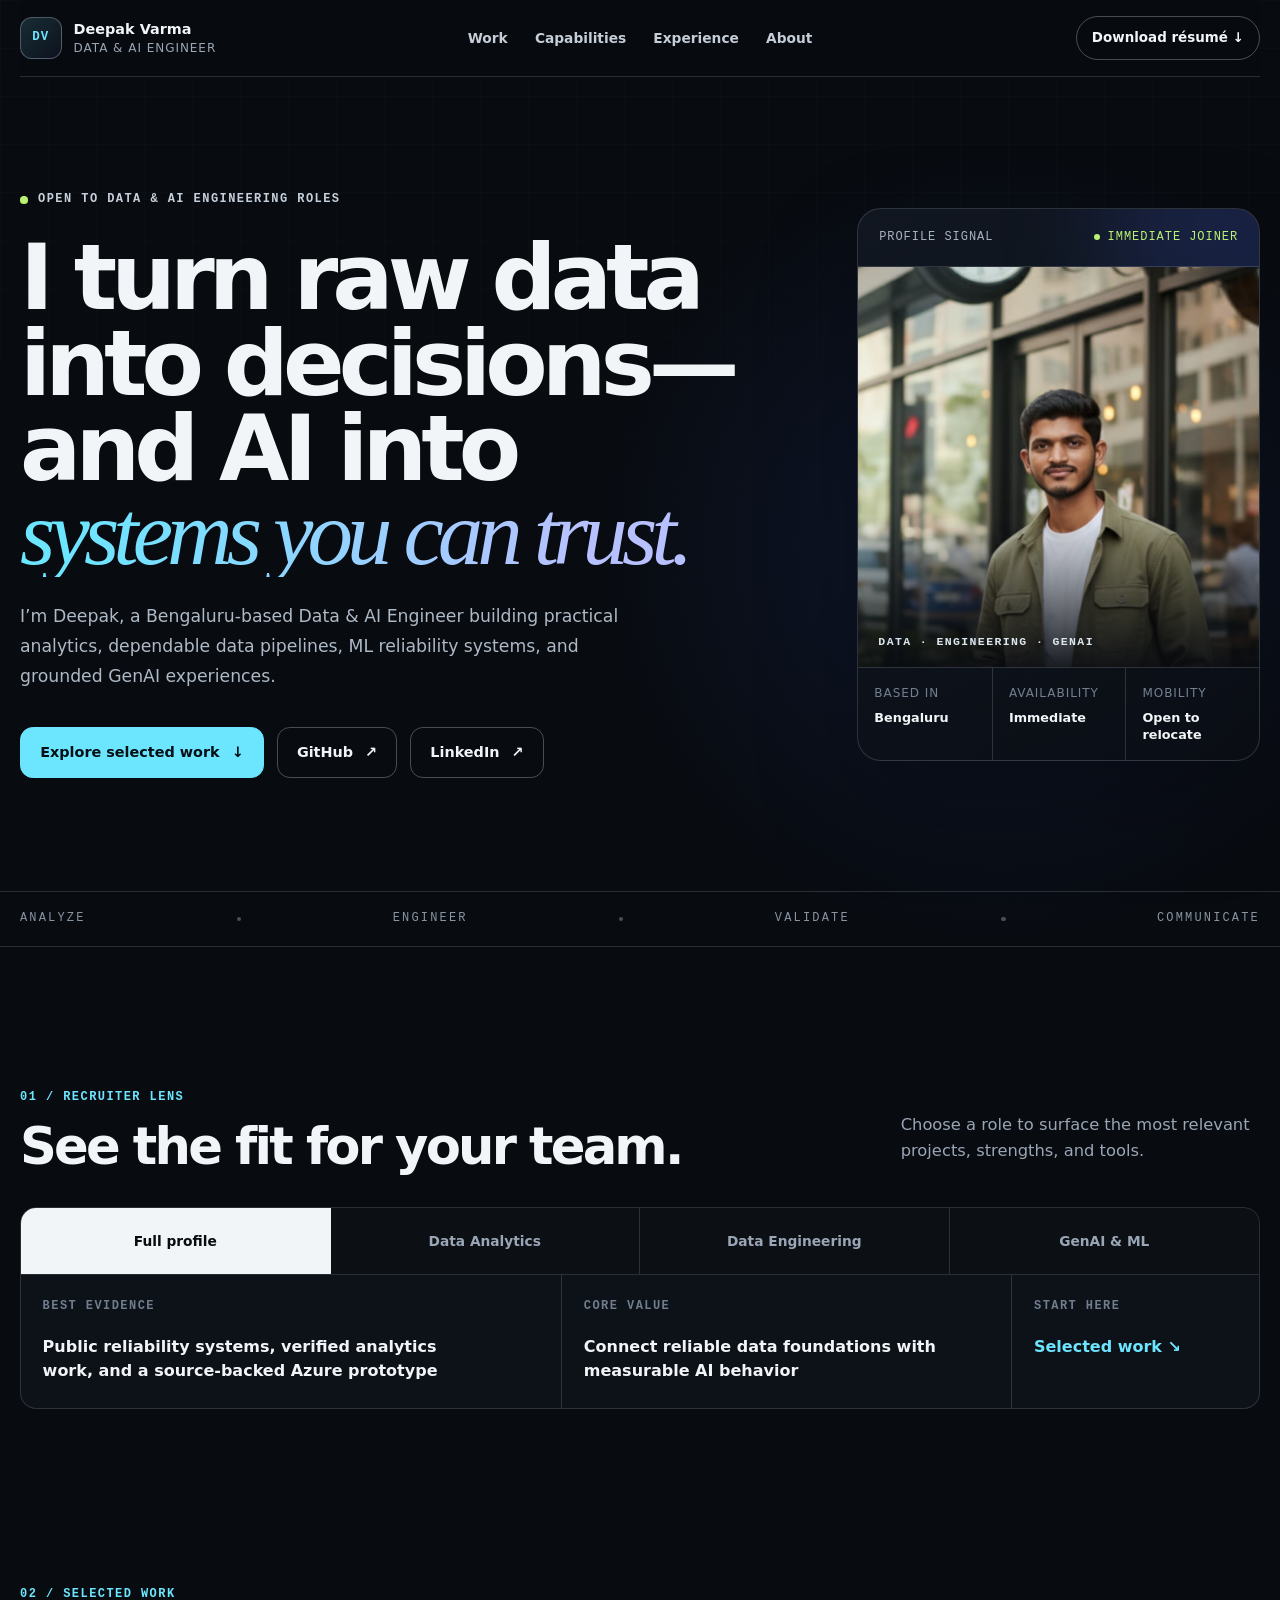
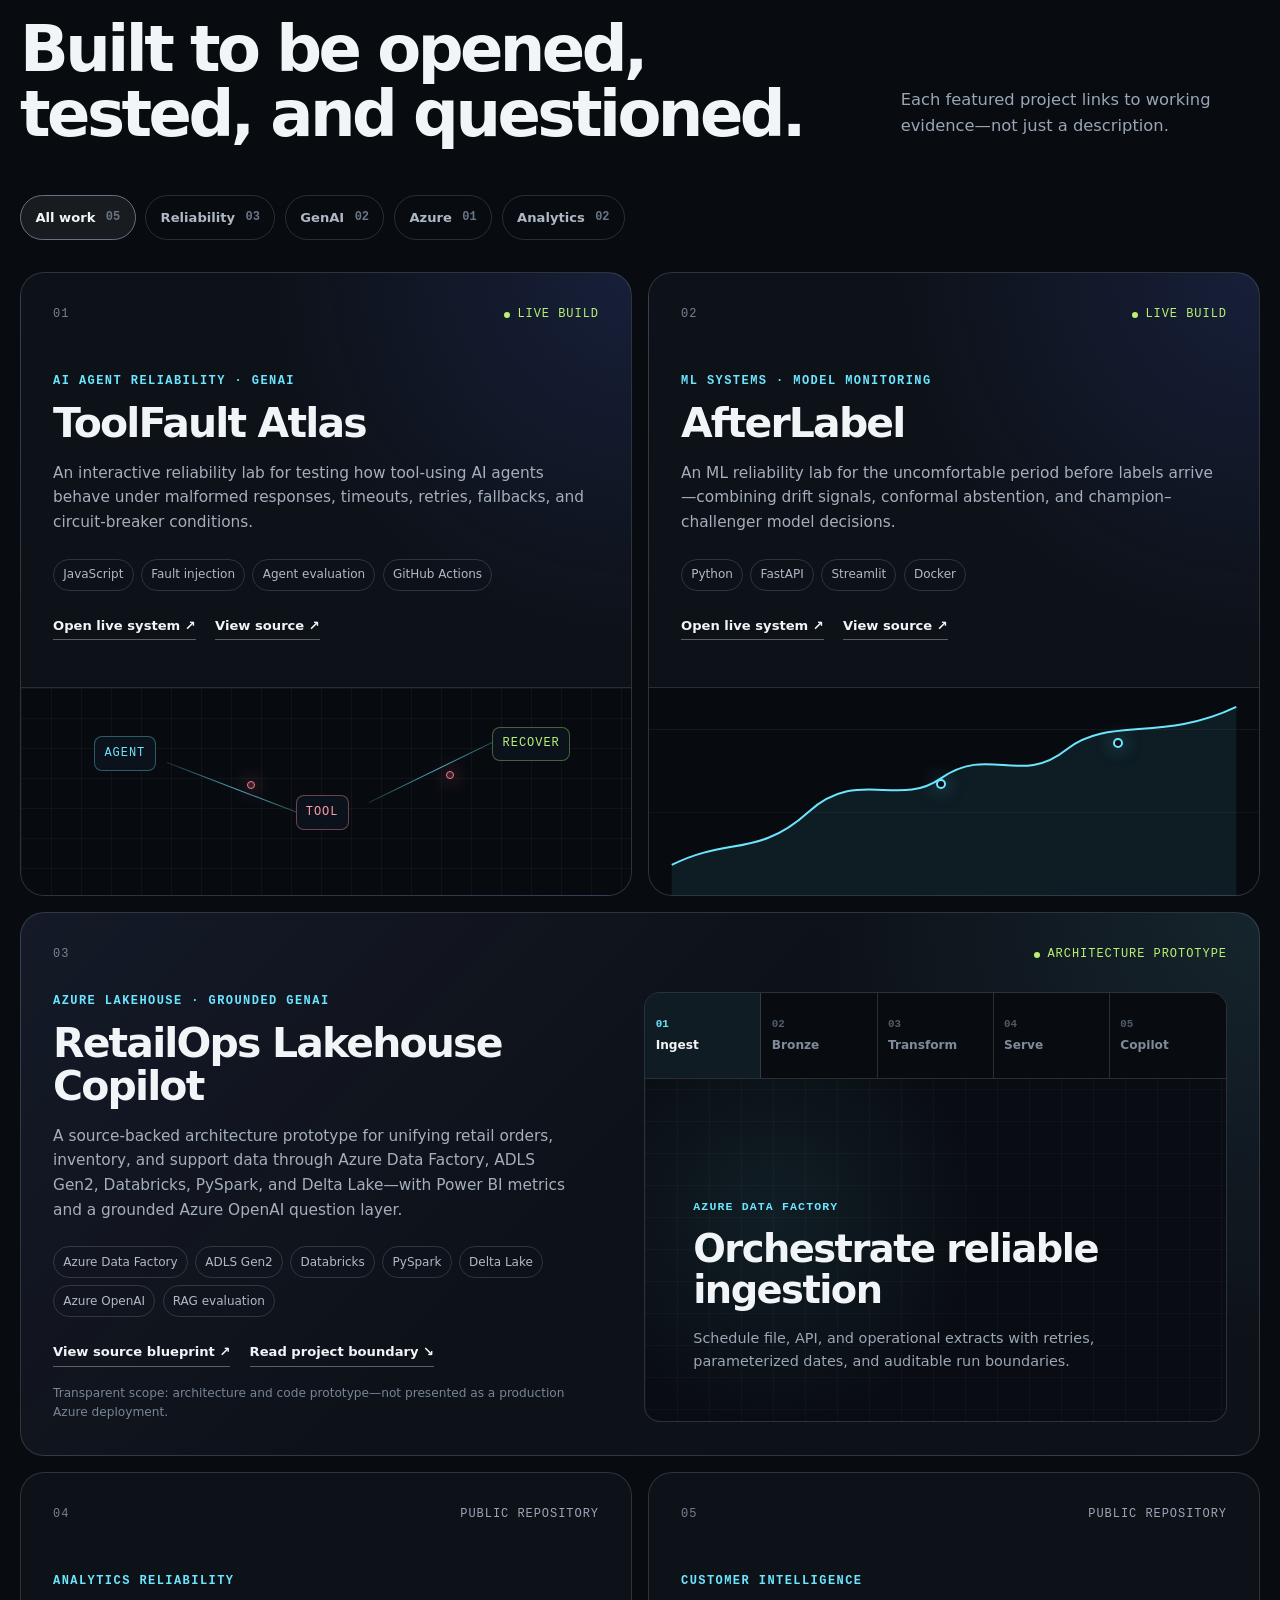
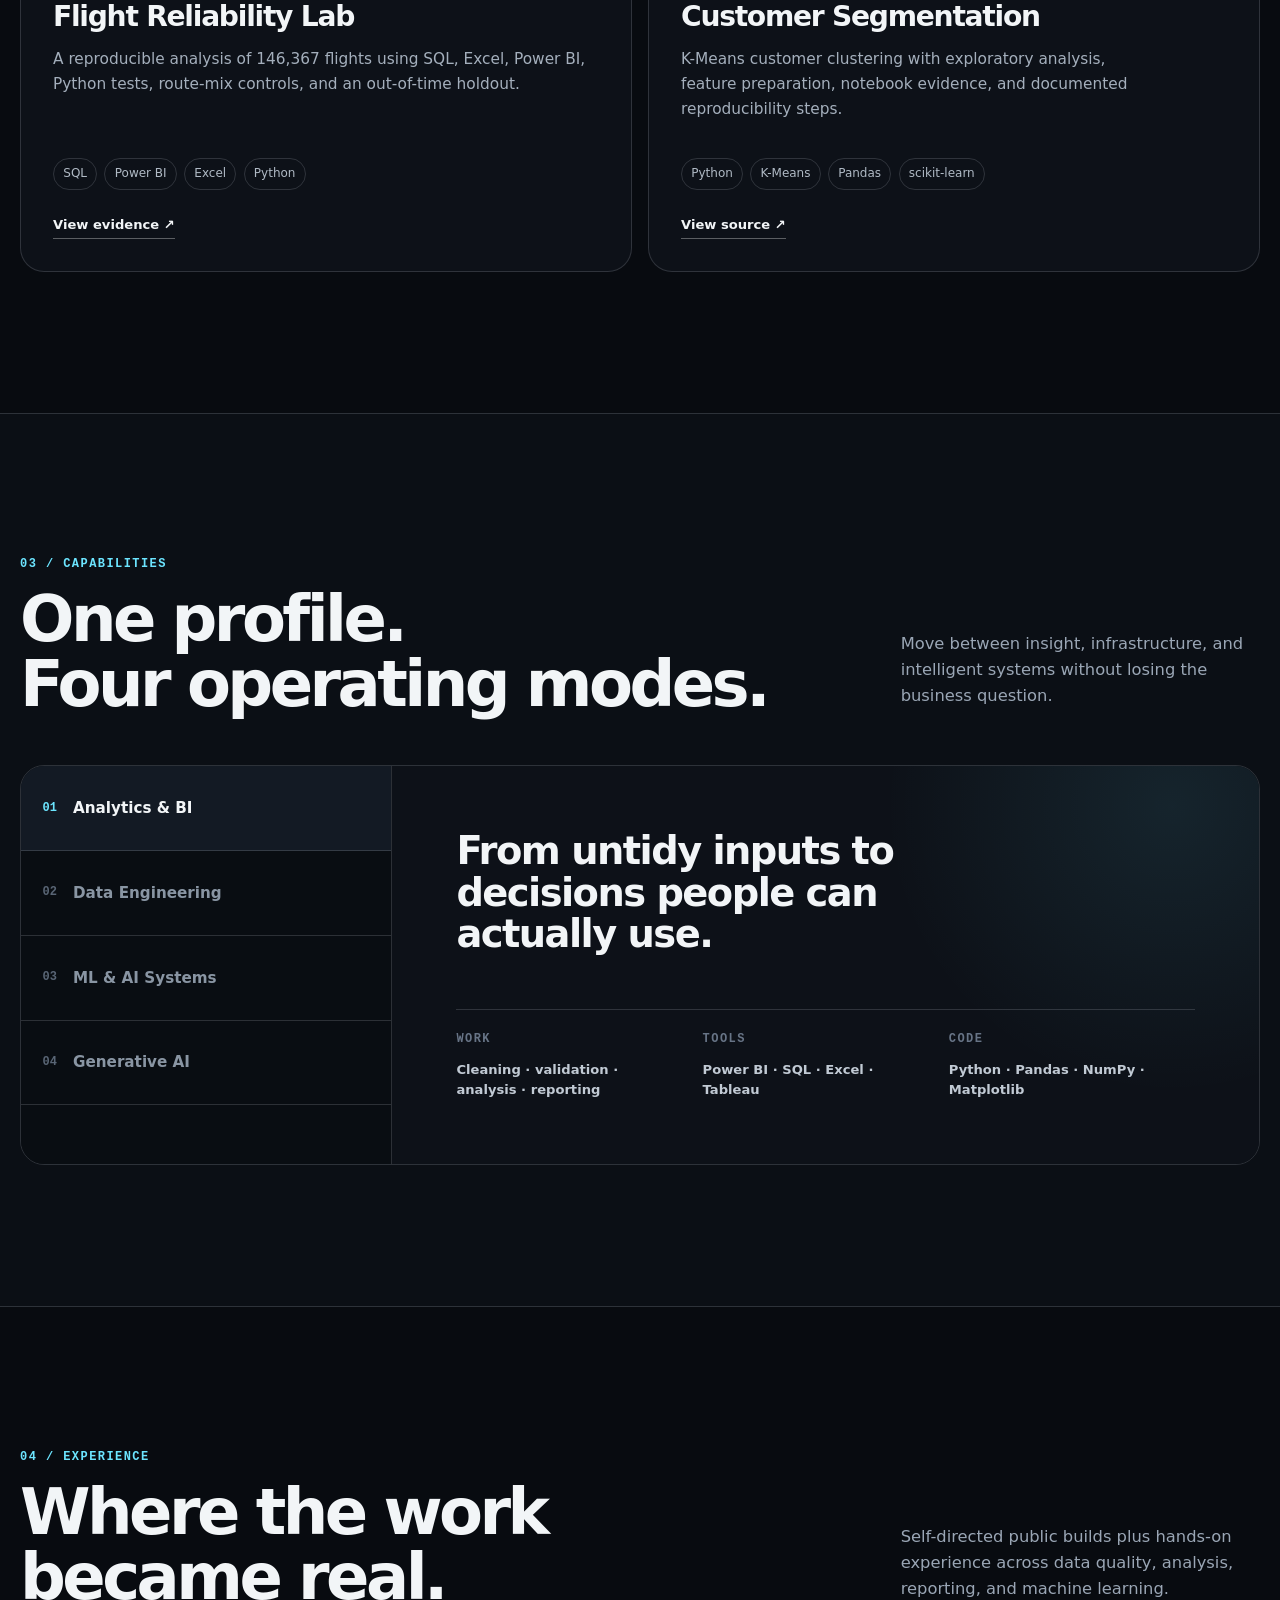
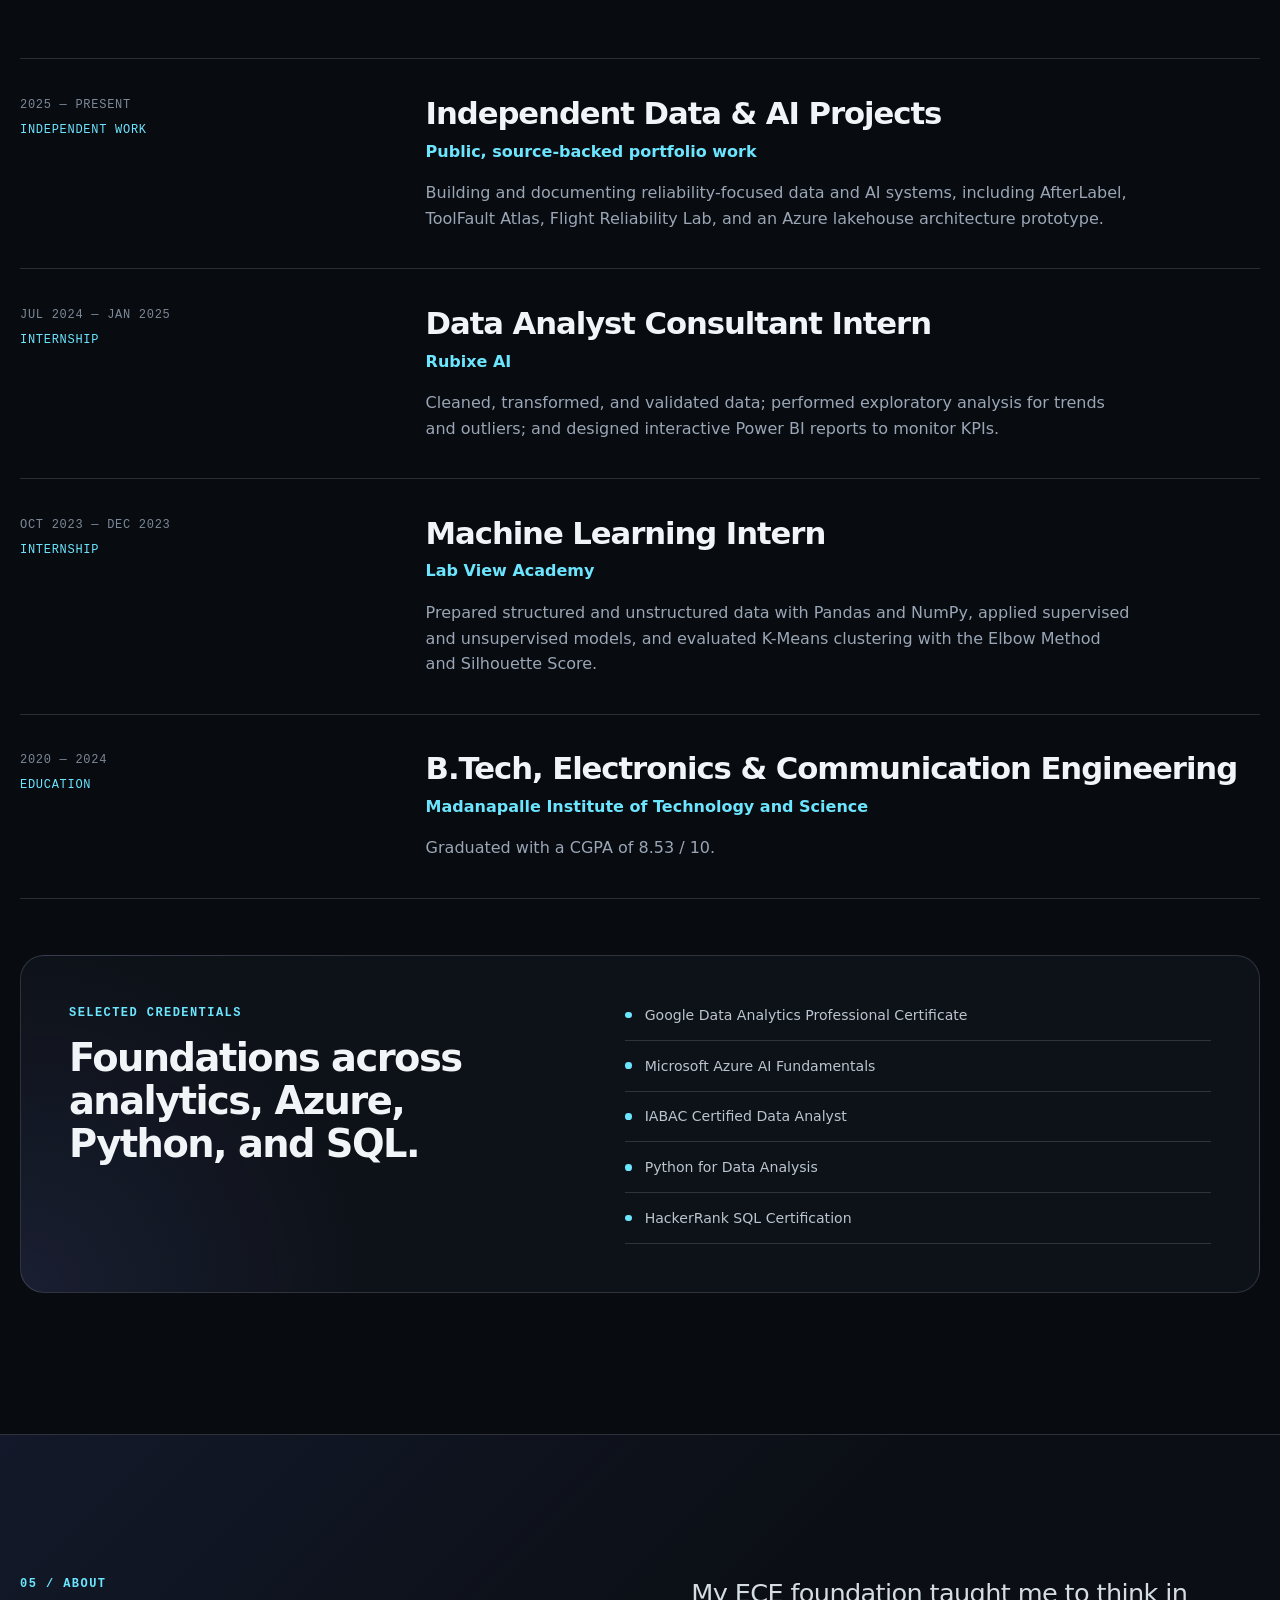
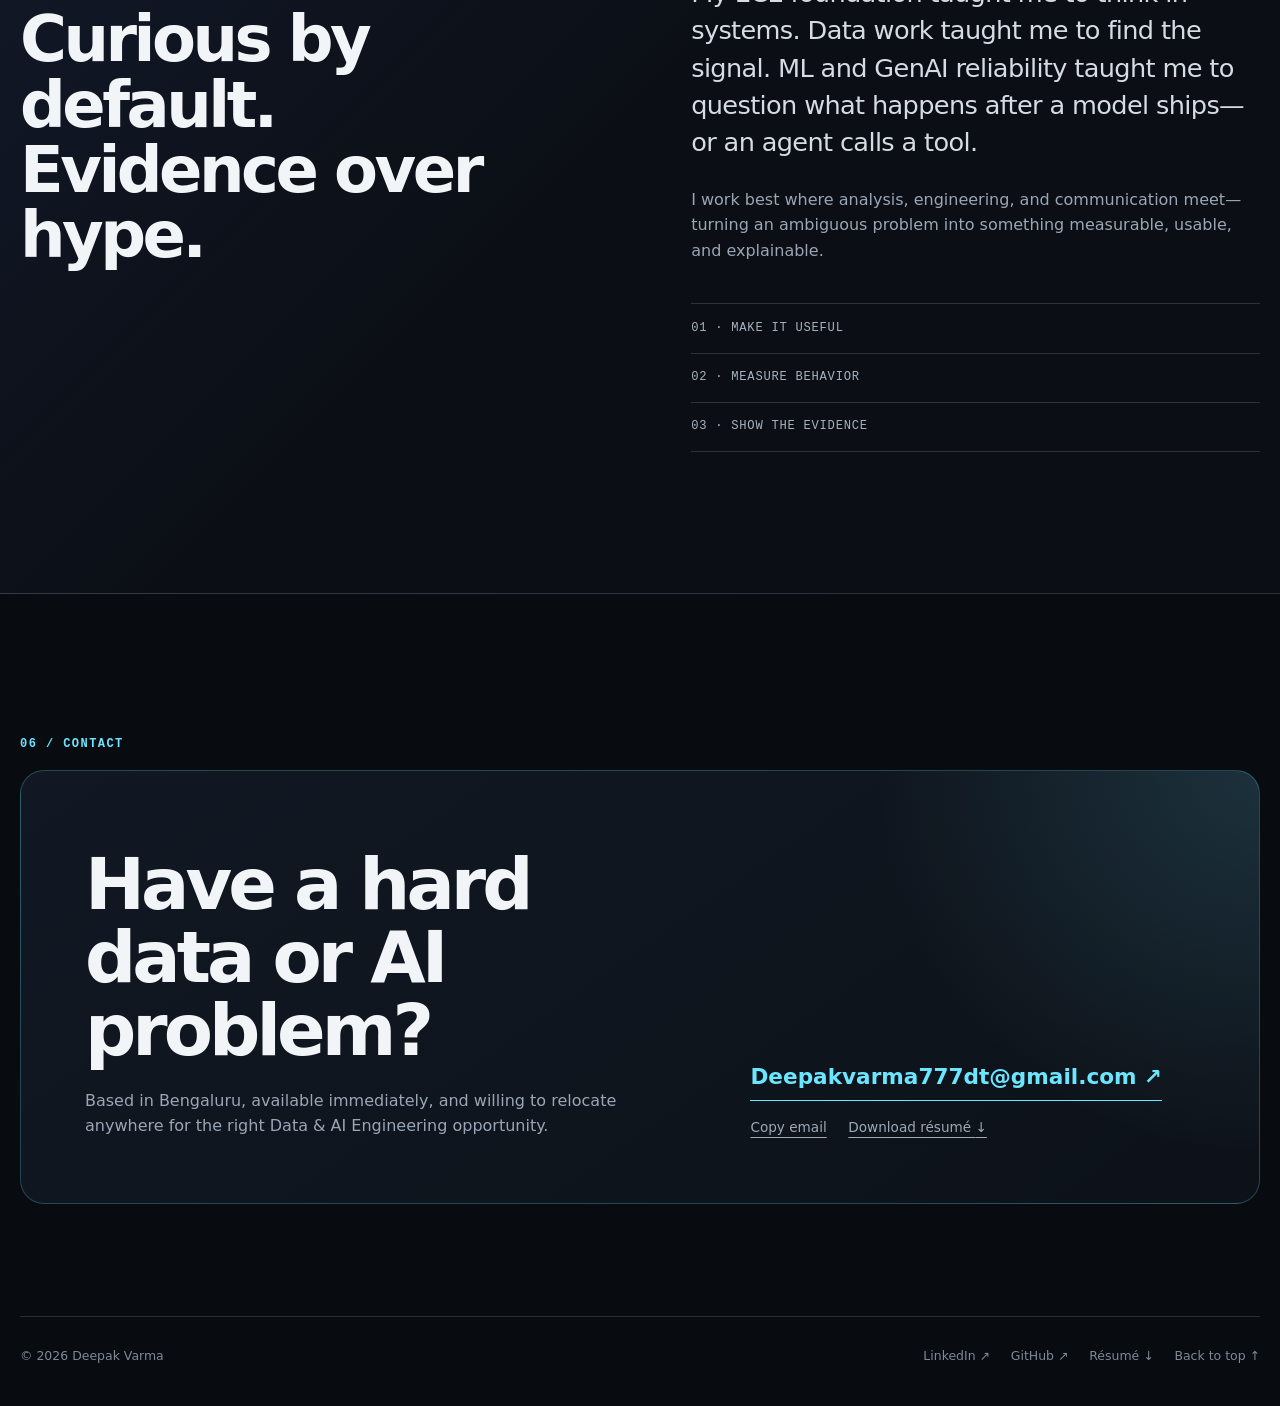
<file: index.html>
<!doctype html>
<html lang="en">
  <head>
    <meta charset="UTF-8" />
    <meta name="viewport" content="width=device-width, initial-scale=1.0" />
    <meta name="theme-color" content="#080b10" />
    <meta
      name="description"
      content="Deepak Varma is a Data & AI Engineer in Bengaluru building reliable data products, ML systems, GenAI evaluation tools, and Azure architecture prototypes."
    />
    <meta property="og:title" content="Deepak Varma — Data & AI Engineer" />
    <meta
      property="og:description"
      content="Reliable data systems. Practical AI. Explore public builds, verified analytics work, and an Azure lakehouse architecture prototype."
    />
    <meta property="og:type" content="website" />
    <meta property="og:url" content="https://deepak5039.github.io/my-portfolio/" />
    <meta property="og:image" content="https://deepak5039.github.io/my-portfolio/assets/og-card.jpg" />
    <meta property="og:image:width" content="1200" />
    <meta property="og:image:height" content="630" />
    <meta property="og:image:alt" content="Deepak Varma — Data & AI Engineer" />
    <meta name="twitter:card" content="summary_large_image" />
    <meta name="twitter:title" content="Deepak Varma — Data & AI Engineer" />
    <meta name="twitter:description" content="Reliable data systems. Practical AI." />
    <meta name="twitter:image" content="https://deepak5039.github.io/my-portfolio/assets/og-card.jpg" />
    <link rel="canonical" href="https://deepak5039.github.io/my-portfolio/" />
    <title>Deepak Varma — Data & AI Engineer</title>
    <link
      rel="icon"
      type="image/svg+xml"
      href="data:image/svg+xml,%3Csvg xmlns='http://www.w3.org/2000/svg' viewBox='0 0 64 64'%3E%3Crect width='64' height='64' rx='14' fill='%23080b10'/%3E%3Cpath d='M15 17h15c12 0 20 5 20 15S42 47 30 47H15V17Zm10 9v12h5c6 0 10-2 10-6s-4-6-10-6h-5Z' fill='%236ce5ff'/%3E%3C/svg%3E"
    />
    <link rel="stylesheet" href="./styles.css" />
    <script src="./app.js" defer></script>
    <script type="application/ld+json">
      {
        "@context": "https://schema.org",
        "@type": "Person",
        "name": "Deepak Varma",
        "jobTitle": "Data & AI Engineer",
        "url": "https://deepak5039.github.io/my-portfolio/",
        "image": "https://deepak5039.github.io/my-portfolio/assets/deepak-varma.jpg",
        "email": "mailto:Deepakvarma777dt@gmail.com",
        "address": {
          "@type": "PostalAddress",
          "addressLocality": "Bengaluru",
          "addressCountry": "IN"
        },
        "sameAs": [
          "https://github.com/Deepak5039",
          "https://www.linkedin.com/in/cdeepakvarma/"
        ]
      }
    </script>
  </head>
  <body>
    <a class="skip-link" href="#main">Skip to content</a>

    <div class="page-progress" aria-hidden="true"><span id="page-progress-bar"></span></div>

    <header class="site-header" id="top">
      <a class="brand" href="#top" aria-label="Deepak Varma, back to top">
        <span class="brand-mark" aria-hidden="true">DV</span>
        <span class="brand-copy">
          <strong>Deepak Varma</strong>
          <small>Data &amp; AI Engineer</small>
        </span>
      </a>

      <nav class="desktop-nav" aria-label="Primary navigation">
        <a href="#work">Work</a>
        <a href="#capabilities">Capabilities</a>
        <a href="#experience">Experience</a>
        <a href="#about">About</a>
      </nav>

      <a class="header-cta" href="./Deepak-Varma-Resume.pdf" download><span class="header-cta-long">Download </span>résumé <span aria-hidden="true">↓</span></a>
    </header>

    <main id="main">
      <section class="hero" aria-labelledby="hero-title">
        <div class="hero-copy">
          <p class="eyebrow"><span class="availability-dot" aria-hidden="true"></span> Open to Data &amp; AI Engineering roles</p>
          <h1 id="hero-title">I turn raw data into decisions—and AI into <em>systems you can trust.</em></h1>
          <p class="hero-summary">
            I’m Deepak, a Bengaluru-based Data &amp; AI Engineer building practical analytics,
            dependable data pipelines, ML reliability systems, and grounded GenAI experiences.
          </p>
          <div class="hero-actions">
            <a class="button button-primary" href="#work">Explore selected work <span aria-hidden="true">↓</span></a>
            <a class="button button-secondary" href="https://github.com/Deepak5039" target="_blank" rel="noreferrer">GitHub <span aria-hidden="true">↗</span></a>
            <a class="button button-secondary" href="https://www.linkedin.com/in/cdeepakvarma/" target="_blank" rel="noreferrer">LinkedIn <span aria-hidden="true">↗</span></a>
          </div>
        </div>

        <aside class="signal-panel profile-panel" aria-label="Deepak Varma profile overview">
          <div class="signal-header">
            <span>Profile signal</span>
            <span class="live-label"><i aria-hidden="true"></i> Immediate joiner</span>
          </div>
          <div class="profile-portrait">
            <img src="./assets/deepak-varma.jpg" alt="Portrait of Deepak Varma" width="1000" height="984" fetchpriority="high" />
            <span class="portrait-caption">Data · Engineering · GenAI</span>
          </div>
          <dl class="signal-stats">
            <div>
              <dt>Based in</dt>
              <dd>Bengaluru</dd>
            </div>
            <div>
              <dt>Availability</dt>
              <dd>Immediate</dd>
            </div>
            <div>
              <dt>Mobility</dt>
              <dd>Open to relocate</dd>
            </div>
          </dl>
        </aside>
      </section>

      <section class="proof-strip" aria-label="Core strengths">
        <span>ANALYZE</span><i aria-hidden="true"></i>
        <span>ENGINEER</span><i aria-hidden="true"></i>
        <span>VALIDATE</span><i aria-hidden="true"></i>
        <span>COMMUNICATE</span>
      </section>

      <section class="lens-section section-shell reveal" aria-labelledby="lens-title">
        <div class="section-heading compact-heading">
          <div>
            <p class="section-index">01 / RECRUITER LENS</p>
            <h2 id="lens-title">See the fit for your team.</h2>
          </div>
          <p>Choose a role to surface the most relevant projects, strengths, and tools.</p>
        </div>

        <div class="lens-control" role="group" aria-label="Choose a recruiter lens">
          <button class="lens-button is-active" type="button" data-lens="all" aria-pressed="true">Full profile</button>
          <button class="lens-button" type="button" data-lens="analytics" aria-pressed="false">Data Analytics</button>
          <button class="lens-button" type="button" data-lens="engineering" aria-pressed="false">Data Engineering</button>
          <button class="lens-button" type="button" data-lens="genai" aria-pressed="false">GenAI &amp; ML</button>
        </div>

        <div class="lens-output" aria-live="polite">
          <div>
            <span class="output-label">Best evidence</span>
            <strong id="lens-evidence">Public reliability systems, verified analytics work, and a source-backed Azure prototype</strong>
          </div>
          <div>
            <span class="output-label">Core value</span>
            <strong id="lens-value">Connect reliable data foundations with measurable AI behavior</strong>
          </div>
          <div>
            <span class="output-label">Start here</span>
            <a id="lens-link" href="#work">Selected work <span aria-hidden="true">↘</span></a>
          </div>
        </div>
      </section>

      <section class="work-section section-shell" id="work" aria-labelledby="work-title">
        <div class="section-heading reveal">
          <div>
            <p class="section-index">02 / SELECTED WORK</p>
            <h2 id="work-title">Built to be opened,<br />tested, and questioned.</h2>
          </div>
          <p>Each featured project links to working evidence—not just a description.</p>
        </div>

        <div class="project-filters reveal" role="group" aria-label="Filter projects">
          <button type="button" class="filter-button is-active" data-filter="all" aria-pressed="true">All work <span>05</span></button>
          <button type="button" class="filter-button" data-filter="reliability" aria-pressed="false">Reliability <span>03</span></button>
          <button type="button" class="filter-button" data-filter="genai" aria-pressed="false">GenAI <span>02</span></button>
          <button type="button" class="filter-button" data-filter="azure" aria-pressed="false">Azure <span>01</span></button>
          <button type="button" class="filter-button" data-filter="analytics" aria-pressed="false">Analytics <span>02</span></button>
        </div>

        <div class="project-grid" id="project-grid">
          <article class="project-card project-featured reveal" data-categories="genai ml reliability engineering">
            <div class="project-topline">
              <span class="project-number">01</span>
              <span class="project-status"><i aria-hidden="true"></i> Live build</span>
            </div>
            <div class="project-copy">
              <p class="project-kicker">AI agent reliability · GenAI</p>
              <h3>ToolFault Atlas</h3>
              <p>
                An interactive reliability lab for testing how tool-using AI agents behave under
                malformed responses, timeouts, retries, fallbacks, and circuit-breaker conditions.
              </p>
            </div>
            <ul class="tag-list" aria-label="Technologies used">
              <li>JavaScript</li>
              <li>Fault injection</li>
              <li>Agent evaluation</li>
              <li>GitHub Actions</li>
            </ul>
            <div class="project-links">
              <a href="https://deepak5039.github.io/toolfault-atlas/" target="_blank" rel="noreferrer">Open live system <span aria-hidden="true">↗</span></a>
              <a href="https://github.com/Deepak5039/toolfault-atlas" target="_blank" rel="noreferrer">View source <span aria-hidden="true">↗</span></a>
            </div>
            <div class="project-graphic atlas-graphic" aria-hidden="true">
              <span class="atlas-node node-a">AGENT</span>
              <span class="atlas-path path-a"></span>
              <span class="atlas-node node-b">TOOL</span>
              <span class="atlas-path path-b"></span>
              <span class="atlas-node node-c">RECOVER</span>
              <span class="fault-pulse pulse-a"></span>
              <span class="fault-pulse pulse-b"></span>
            </div>
          </article>

          <article class="project-card project-featured reveal" data-categories="ml reliability engineering">
            <div class="project-topline">
              <span class="project-number">02</span>
              <span class="project-status"><i aria-hidden="true"></i> Live build</span>
            </div>
            <div class="project-copy">
              <p class="project-kicker">ML systems · Model monitoring</p>
              <h3>AfterLabel</h3>
              <p>
                An ML reliability lab for the uncomfortable period before labels arrive—combining
                drift signals, conformal abstention, and champion–challenger model decisions.
              </p>
            </div>
            <ul class="tag-list" aria-label="Technologies used">
              <li>Python</li>
              <li>FastAPI</li>
              <li>Streamlit</li>
              <li>Docker</li>
            </ul>
            <div class="project-links">
              <a href="https://afterlabel-ml-reliability.streamlit.app/" target="_blank" rel="noreferrer">Open live system <span aria-hidden="true">↗</span></a>
              <a href="https://github.com/Deepak5039/afterlabel" target="_blank" rel="noreferrer">View source <span aria-hidden="true">↗</span></a>
            </div>
            <div class="project-graphic chart-graphic" aria-hidden="true">
              <span class="chart-grid"></span>
              <svg viewBox="0 0 600 220" role="presentation">
                <path class="chart-area" d="M0,188 C60,158 92,180 145,132 C198,84 240,128 286,96 C338,60 370,105 420,65 C465,30 520,58 600,20 L600,220 L0,220 Z"></path>
                <path class="chart-line" d="M0,188 C60,158 92,180 145,132 C198,84 240,128 286,96 C338,60 370,105 420,65 C465,30 520,58 600,20"></path>
              </svg>
              <span class="chart-marker marker-a"></span>
              <span class="chart-marker marker-b"></span>
            </div>
          </article>

          <article class="project-card project-wide reveal" data-categories="azure genai engineering">
            <div class="project-topline">
              <span class="project-number">03</span>
              <span class="project-status prototype-status"><i aria-hidden="true"></i> Architecture prototype</span>
            </div>
            <div class="project-wide-grid">
              <div>
                <div class="project-copy">
                  <p class="project-kicker">Azure lakehouse · Grounded GenAI</p>
                  <h3>RetailOps Lakehouse Copilot</h3>
                  <p>
                    A source-backed architecture prototype for unifying retail orders, inventory, and support data through
                    Azure Data Factory, ADLS Gen2, Databricks, PySpark, and Delta Lake—with Power BI metrics and a grounded Azure OpenAI question layer.
                  </p>
                </div>
                <ul class="tag-list" aria-label="Technologies represented in the architecture prototype">
                  <li>Azure Data Factory</li>
                  <li>ADLS Gen2</li>
                  <li>Databricks</li>
                  <li>PySpark</li>
                  <li>Delta Lake</li>
                  <li>Azure OpenAI</li>
                  <li>RAG evaluation</li>
                </ul>
                <div class="project-links">
                  <a href="https://github.com/Deepak5039/my-portfolio/tree/gh-pages/projects/retailops-lakehouse-copilot" target="_blank" rel="noreferrer">View source blueprint <span aria-hidden="true">↗</span></a>
                  <a href="./projects/retailops-lakehouse-copilot/README.md">Read project boundary <span aria-hidden="true">↘</span></a>
                </div>
                <p class="prototype-note">Transparent scope: architecture and code prototype—not presented as a production Azure deployment.</p>
              </div>

              <div class="architecture-workbench">
                <div class="pipeline-stages" role="group" aria-label="Explore the RetailOps architecture stages">
                  <button class="stage-button is-active" type="button" data-stage="ingest" aria-pressed="true"><span>01</span> Ingest</button>
                  <button class="stage-button" type="button" data-stage="bronze" aria-pressed="false"><span>02</span> Bronze</button>
                  <button class="stage-button" type="button" data-stage="transform" aria-pressed="false"><span>03</span> Transform</button>
                  <button class="stage-button" type="button" data-stage="serve" aria-pressed="false"><span>04</span> Serve</button>
                  <button class="stage-button" type="button" data-stage="copilot" aria-pressed="false"><span>05</span> Copilot</button>
                </div>
                <div class="architecture-detail" aria-live="polite">
                  <span id="architecture-stage-label">Azure Data Factory</span>
                  <strong id="architecture-stage-title">Orchestrate reliable ingestion</strong>
                  <p id="architecture-stage-copy">Schedule file, API, and operational extracts with retries, parameterized dates, and auditable run boundaries.</p>
                </div>
              </div>
            </div>
          </article>

          <article class="project-card project-compact reveal" data-categories="analytics reliability engineering">
            <div class="project-topline"><span class="project-number">04</span><span class="project-type">Public repository</span></div>
            <div class="project-copy">
              <p class="project-kicker">Analytics reliability</p>
              <h3>Flight Reliability Lab</h3>
              <p>A reproducible analysis of 146,367 flights using SQL, Excel, Power BI, Python tests, route-mix controls, and an out-of-time holdout.</p>
            </div>
            <ul class="tag-list" aria-label="Technologies used"><li>SQL</li><li>Power BI</li><li>Excel</li><li>Python</li></ul>
            <div class="project-links compact-links">
              <a href="https://github.com/Deepak5039/flight-reliability-lab" target="_blank" rel="noreferrer">View evidence <span aria-hidden="true">↗</span></a>
            </div>
          </article>

          <article class="project-card project-compact reveal" data-categories="analytics ml">
            <div class="project-topline"><span class="project-number">05</span><span class="project-type">Public repository</span></div>
            <div class="project-copy">
              <p class="project-kicker">Customer intelligence</p>
              <h3>Customer Segmentation</h3>
              <p>K-Means customer clustering with exploratory analysis, feature preparation, notebook evidence, and documented reproducibility steps.</p>
            </div>
            <ul class="tag-list" aria-label="Technologies used"><li>Python</li><li>K-Means</li><li>Pandas</li><li>scikit-learn</li></ul>
            <div class="project-links compact-links">
              <a href="https://github.com/Deepak5039/Customer-Segmentation-using-K-Means-Clustering" target="_blank" rel="noreferrer">View source <span aria-hidden="true">↗</span></a>
            </div>
          </article>
        </div>

        <p class="filter-empty" id="filter-empty" hidden>No projects match this view yet.</p>
      </section>

      <section class="capabilities-section" id="capabilities" aria-labelledby="capabilities-title">
        <div class="section-shell">
          <div class="section-heading reveal">
            <div>
              <p class="section-index">03 / CAPABILITIES</p>
              <h2 id="capabilities-title">One profile.<br />Four operating modes.</h2>
            </div>
            <p>Move between insight, infrastructure, and intelligent systems without losing the business question.</p>
          </div>

          <div class="capability-tabs reveal">
            <div class="tab-list" role="tablist" aria-label="Capability areas">
              <button id="tab-analytics" class="tab-button is-active" type="button" role="tab" aria-selected="true" aria-controls="panel-analytics" data-tab="analytics">
                <span>01</span> Analytics &amp; BI
              </button>
              <button id="tab-engineering" class="tab-button" type="button" role="tab" aria-selected="false" aria-controls="panel-engineering" data-tab="engineering" tabindex="-1">
                <span>02</span> Data Engineering
              </button>
              <button id="tab-ml" class="tab-button" type="button" role="tab" aria-selected="false" aria-controls="panel-ml" data-tab="ml" tabindex="-1">
                <span>03</span> ML &amp; AI Systems
              </button>
              <button id="tab-genai" class="tab-button" type="button" role="tab" aria-selected="false" aria-controls="panel-genai" data-tab="genai" tabindex="-1">
                <span>04</span> Generative AI
              </button>
            </div>

            <div class="tab-panels">
              <article id="panel-analytics" class="tab-panel is-active" role="tabpanel" aria-labelledby="tab-analytics" tabindex="0">
                <p class="panel-lead">From untidy inputs to decisions people can actually use.</p>
                <div class="panel-grid">
                  <div><span>Work</span><strong>Cleaning · validation · analysis · reporting</strong></div>
                  <div><span>Tools</span><strong>Power BI · SQL · Excel · Tableau</strong></div>
                  <div><span>Code</span><strong>Python · Pandas · NumPy · Matplotlib</strong></div>
                </div>
              </article>
              <article id="panel-engineering" class="tab-panel" role="tabpanel" aria-labelledby="tab-engineering" tabindex="0" hidden>
                <p class="panel-lead">Pipelines designed for repeatability, traceability, and scale.</p>
                <div class="panel-grid">
                  <div><span>Platform</span><strong>Microsoft Azure · ADLS Gen2 · Azure SQL</strong></div>
                  <div><span>Processing</span><strong>Databricks · PySpark · Apache Spark</strong></div>
                  <div><span>Orchestration</span><strong>Data Factory · Synapse · Delta Lake</strong></div>
                </div>
              </article>
              <article id="panel-ml" class="tab-panel" role="tabpanel" aria-labelledby="tab-ml" tabindex="0" hidden>
                <p class="panel-lead">Models are useful only when their behavior stays visible.</p>
                <div class="panel-grid">
                  <div><span>Build</span><strong>Python · scikit-learn · Flask · FastAPI</strong></div>
                  <div><span>Reliability</span><strong>Drift · abstention · model monitoring</strong></div>
                  <div><span>Delivery</span><strong>Docker · GitHub Actions · Streamlit</strong></div>
                </div>
              </article>
              <article id="panel-genai" class="tab-panel" role="tabpanel" aria-labelledby="tab-genai" tabindex="0" hidden>
                <p class="panel-lead">Ground the answer, test the failure mode, and keep the evidence visible.</p>
                <div class="panel-grid">
                  <div><span>Patterns</span><strong>RAG · prompt design · structured outputs · tool calling</strong></div>
                  <div><span>Evaluation</span><strong>Groundedness · schema validation · deterministic replay · fault injection</strong></div>
                  <div><span>Reliability</span><strong>Retries · fallbacks · circuit breakers · observability</strong></div>
                </div>
              </article>
            </div>
          </div>
        </div>
      </section>

      <section class="experience-section section-shell" id="experience" aria-labelledby="experience-title">
        <div class="section-heading reveal">
          <div>
            <p class="section-index">04 / EXPERIENCE</p>
            <h2 id="experience-title">Where the work<br />became real.</h2>
          </div>
          <p>Self-directed public builds plus hands-on experience across data quality, analysis, reporting, and machine learning.</p>
        </div>

        <div class="timeline">
          <article class="timeline-item reveal">
            <div class="timeline-meta"><span>2025 — Present</span><span>Independent work</span></div>
            <div class="timeline-main">
              <h3>Independent Data &amp; AI Projects</h3>
              <p class="timeline-company">Public, source-backed portfolio work</p>
              <p>Building and documenting reliability-focused data and AI systems, including AfterLabel, ToolFault Atlas, Flight Reliability Lab, and an Azure lakehouse architecture prototype.</p>
            </div>
          </article>
          <article class="timeline-item reveal">
            <div class="timeline-meta"><span>Jul 2024 — Jan 2025</span><span>Internship</span></div>
            <div class="timeline-main">
              <h3>Data Analyst Consultant Intern</h3>
              <p class="timeline-company">Rubixe AI</p>
              <p>Cleaned, transformed, and validated data; performed exploratory analysis for trends and outliers; and designed interactive Power BI reports to monitor KPIs.</p>
            </div>
          </article>
          <article class="timeline-item reveal">
            <div class="timeline-meta"><span>Oct 2023 — Dec 2023</span><span>Internship</span></div>
            <div class="timeline-main">
              <h3>Machine Learning Intern</h3>
              <p class="timeline-company">Lab View Academy</p>
              <p>Prepared structured and unstructured data with Pandas and NumPy, applied supervised and unsupervised models, and evaluated K-Means clustering with the Elbow Method and Silhouette Score.</p>
            </div>
          </article>
          <article class="timeline-item education-item reveal">
            <div class="timeline-meta"><span>2020 — 2024</span><span>Education</span></div>
            <div class="timeline-main">
              <h3>B.Tech, Electronics &amp; Communication Engineering</h3>
              <p class="timeline-company">Madanapalle Institute of Technology and Science</p>
              <p>Graduated with a CGPA of 8.53 / 10.</p>
            </div>
          </article>
        </div>

        <div class="credentials-panel reveal" aria-labelledby="credentials-title">
          <div>
            <p class="section-index">SELECTED CREDENTIALS</p>
            <h3 id="credentials-title">Foundations across analytics, Azure, Python, and SQL.</h3>
          </div>
          <ul class="credential-list">
            <li>Google Data Analytics Professional Certificate</li>
            <li>Microsoft Azure AI Fundamentals</li>
            <li>IABAC Certified Data Analyst</li>
            <li>Python for Data Analysis</li>
            <li>HackerRank SQL Certification</li>
          </ul>
        </div>
      </section>

      <section class="about-section" id="about" aria-labelledby="about-title">
        <div class="section-shell about-grid">
          <div class="about-title reveal">
            <p class="section-index">05 / ABOUT</p>
            <h2 id="about-title">Curious by default.<br />Evidence over hype.</h2>
          </div>
          <div class="about-copy reveal">
            <p class="about-lead">
              My ECE foundation taught me to think in systems. Data work taught me to find the signal.
              ML and GenAI reliability taught me to question what happens after a model ships—or an agent calls a tool.
            </p>
            <p>
              I work best where analysis, engineering, and communication meet—turning an ambiguous problem into something measurable, usable, and explainable.
            </p>
            <div class="principles" aria-label="Working principles">
              <span>01 · Make it useful</span>
              <span>02 · Measure behavior</span>
              <span>03 · Show the evidence</span>
            </div>
          </div>
        </div>
      </section>

      <section class="contact-section section-shell reveal" aria-labelledby="contact-title">
        <p class="section-index">06 / CONTACT</p>
        <div class="contact-grid">
          <div>
            <h2 id="contact-title">Have a hard data or AI problem?</h2>
            <p>Based in Bengaluru, available immediately, and willing to relocate anywhere for the right Data &amp; AI Engineering opportunity.</p>
          </div>
          <div class="contact-actions">
            <a class="contact-email" href="mailto:Deepakvarma777dt@gmail.com">Deepakvarma777dt@gmail.com <span aria-hidden="true">↗</span></a>
            <div class="contact-secondary-links">
              <button type="button" class="copy-button" id="copy-email" data-email="Deepakvarma777dt@gmail.com">Copy email</button>
              <a href="./Deepak-Varma-Resume.pdf" download>Download résumé <span aria-hidden="true">↓</span></a>
            </div>
          </div>
        </div>
      </section>
    </main>

    <footer class="site-footer">
      <p>© <span id="current-year">2026</span> Deepak Varma</p>
      <div>
        <a href="https://www.linkedin.com/in/cdeepakvarma/" target="_blank" rel="noreferrer">LinkedIn <span aria-hidden="true">↗</span></a>
        <a href="https://github.com/Deepak5039" target="_blank" rel="noreferrer">GitHub <span aria-hidden="true">↗</span></a>
        <a href="./Deepak-Varma-Resume.pdf" download>Résumé <span aria-hidden="true">↓</span></a>
        <a href="#top">Back to top <span aria-hidden="true">↑</span></a>
      </div>
    </footer>

    <div class="toast" id="toast" role="status" aria-live="polite">Email copied</div>
  </body>
</html>
</file>
<file: styles.css>
:root {
  color-scheme: dark;
  --ink: #080b10;
  --ink-soft: #0d1118;
  --ink-raised: #121822;
  --paper: #f2f5f7;
  --muted: #9aa6b5;
  --line: rgba(220, 231, 241, 0.16);
  --line-strong: rgba(220, 231, 241, 0.3);
  --cyan: #6ce5ff;
  --blue: #7d8cff;
  --lime: #b9f273;
  --max: 1240px;
  --radius: 1.5rem;
  --ease: cubic-bezier(0.22, 1, 0.36, 1);
}

* {
  box-sizing: border-box;
}

html {
  scroll-behavior: smooth;
  scroll-padding-top: 7rem;
}

body {
  margin: 0;
  min-width: 320px;
  overflow-x: hidden;
  background:
    radial-gradient(circle at 78% 7%, rgba(57, 93, 214, 0.16), transparent 25rem),
    var(--ink);
  color: var(--paper);
  font-family: Inter, ui-sans-serif, system-ui, -apple-system, BlinkMacSystemFont, "Segoe UI", sans-serif;
  font-size: 1rem;
  line-height: 1.6;
  -webkit-font-smoothing: antialiased;
}

body::before {
  position: fixed;
  inset: 0;
  z-index: -1;
  background-image: linear-gradient(rgba(255, 255, 255, 0.018) 1px, transparent 1px), linear-gradient(90deg, rgba(255, 255, 255, 0.018) 1px, transparent 1px);
  background-size: 48px 48px;
  mask-image: linear-gradient(to bottom, black, transparent 80%);
  content: "";
  pointer-events: none;
}

a {
  color: inherit;
  text-decoration: none;
}

button,
a {
  -webkit-tap-highlight-color: transparent;
}

button {
  font: inherit;
}

button:focus-visible,
a:focus-visible,
[tabindex="0"]:focus-visible {
  outline: 2px solid var(--cyan);
  outline-offset: 4px;
}

.skip-link {
  position: fixed;
  top: 1rem;
  left: 1rem;
  z-index: 200;
  padding: 0.75rem 1rem;
  transform: translateY(-180%);
  border-radius: 0.6rem;
  background: var(--paper);
  color: var(--ink);
  transition: transform 180ms ease;
}

.skip-link:focus {
  transform: translateY(0);
}

.page-progress {
  position: fixed;
  top: 0;
  left: 0;
  z-index: 150;
  width: 100%;
  height: 2px;
  background: transparent;
}

.page-progress span {
  display: block;
  width: 0;
  height: 100%;
  background: linear-gradient(90deg, var(--cyan), var(--blue));
  transform-origin: left;
}

.site-header {
  position: sticky;
  top: 0;
  z-index: 100;
  display: grid;
  grid-template-columns: 1fr auto 1fr;
  align-items: center;
  width: min(calc(100% - 2rem), var(--max));
  margin: 0 auto;
  padding: 1rem 0;
  border-bottom: 1px solid var(--line);
  background: rgba(8, 11, 16, 0.78);
  backdrop-filter: blur(18px);
}

.brand {
  display: inline-flex;
  align-items: center;
  width: fit-content;
  gap: 0.75rem;
}

.brand-mark {
  display: grid;
  width: 2.6rem;
  height: 2.6rem;
  place-items: center;
  border: 1px solid var(--line-strong);
  border-radius: 0.75rem;
  background: linear-gradient(135deg, rgba(108, 229, 255, 0.16), rgba(125, 140, 255, 0.06));
  color: var(--cyan);
  font-family: ui-monospace, SFMono-Regular, Menlo, Consolas, monospace;
  font-size: 0.78rem;
  font-weight: 700;
  letter-spacing: 0.08em;
}

.brand-copy {
  display: grid;
  line-height: 1.2;
}

.brand-copy strong {
  font-size: 0.9rem;
  font-weight: 650;
}

.brand-copy small {
  margin-top: 0.22rem;
  color: var(--muted);
  font-size: 0.75rem;
  letter-spacing: 0.08em;
  text-transform: uppercase;
}

.desktop-nav {
  display: flex;
  align-items: center;
  gap: 1.7rem;
}

.desktop-nav a {
  position: relative;
  color: #c5cdd7;
  font-size: 0.86rem;
  font-weight: 550;
}

.desktop-nav a::after {
  position: absolute;
  right: 0;
  bottom: -0.45rem;
  left: 0;
  height: 1px;
  transform: scaleX(0);
  transform-origin: right;
  background: var(--cyan);
  content: "";
  transition: transform 220ms ease;
}

.desktop-nav a:hover::after,
.desktop-nav a:focus-visible::after {
  transform: scaleX(1);
  transform-origin: left;
}

.header-cta {
  justify-self: end;
  padding: 0.65rem 0.95rem;
  border: 1px solid var(--line-strong);
  border-radius: 999px;
  font-size: 0.84rem;
  font-weight: 650;
  transition: background 180ms ease, border-color 180ms ease, color 180ms ease;
}

.header-cta:hover {
  border-color: var(--paper);
  background: var(--paper);
  color: var(--ink);
}

.hero {
  display: grid;
  grid-template-columns: minmax(0, 1.3fr) minmax(20rem, 0.7fr);
  gap: clamp(3rem, 7vw, 7rem);
  align-items: center;
  width: min(calc(100% - 2rem), var(--max));
  min-height: calc(100vh - 5.4rem);
  margin: 0 auto;
  padding: clamp(5rem, 10vh, 8rem) 0;
}

.eyebrow,
.section-index,
.project-kicker,
.output-label,
.panel-grid span {
  margin: 0;
  font-family: ui-monospace, SFMono-Regular, Menlo, Consolas, monospace;
  font-size: 0.75rem;
  font-weight: 700;
  letter-spacing: 0.12em;
  text-transform: uppercase;
}

.eyebrow {
  display: flex;
  align-items: center;
  gap: 0.65rem;
  color: #c6d0dc;
}

.availability-dot {
  position: relative;
  width: 0.48rem;
  height: 0.48rem;
  border-radius: 50%;
  background: var(--lime);
  box-shadow: 0 0 0 0 rgba(185, 242, 115, 0.4);
  animation: pulse 2.4s infinite;
}

@keyframes pulse {
  70% { box-shadow: 0 0 0 9px rgba(185, 242, 115, 0); }
  100% { box-shadow: 0 0 0 0 rgba(185, 242, 115, 0); }
}

h1,
h2,
h3,
p {
  text-wrap: pretty;
}

h1 {
  max-width: 14ch;
  margin: 1.6rem 0 1.5rem;
  font-size: clamp(3.25rem, 7.1vw, 7.2rem);
  font-weight: 620;
  letter-spacing: -0.065em;
  line-height: 0.94;
}

h1 em {
  display: block;
  background: linear-gradient(100deg, var(--cyan) 8%, #b8c1ff 75%);
  -webkit-background-clip: text;
  background-clip: text;
  color: transparent;
  font-family: Georgia, "Times New Roman", serif;
  font-weight: 400;
}

.hero-summary {
  max-width: 38rem;
  margin: 0;
  color: #aeb9c6;
  font-size: clamp(1rem, 1.35vw, 1.18rem);
  line-height: 1.75;
}

.hero-actions {
  display: flex;
  flex-wrap: wrap;
  gap: 0.8rem;
  margin-top: 2.2rem;
}

.button {
  display: inline-flex;
  min-height: 3.2rem;
  align-items: center;
  justify-content: center;
  gap: 0.75rem;
  padding: 0.8rem 1.2rem;
  border: 1px solid var(--line-strong);
  border-radius: 0.8rem;
  font-size: 0.9rem;
  font-weight: 700;
  transition: transform 200ms var(--ease), border-color 200ms ease, background 200ms ease;
}

.button:hover {
  transform: translateY(-2px);
}

.button-primary {
  border-color: var(--cyan);
  background: var(--cyan);
  color: #051015;
}

.button-primary:hover {
  background: #a7f0ff;
}

.button-secondary:hover {
  border-color: #6f7a88;
  background: rgba(255, 255, 255, 0.05);
}

.signal-panel {
  position: relative;
  overflow: hidden;
  border: 1px solid var(--line);
  border-radius: var(--radius);
  background: linear-gradient(150deg, rgba(18, 24, 34, 0.94), rgba(10, 14, 20, 0.88));
  box-shadow: 0 40px 100px rgba(0, 0, 0, 0.26);
}

.signal-panel::before {
  position: absolute;
  inset: -8rem -8rem auto auto;
  width: 18rem;
  height: 18rem;
  border-radius: 50%;
  background: rgba(74, 109, 255, 0.16);
  filter: blur(50px);
  content: "";
}

.profile-portrait {
  position: relative;
  height: 25rem;
  overflow: hidden;
  background: #0a0f16;
}

.profile-portrait::after {
  position: absolute;
  inset: 0;
  background:
    linear-gradient(to top, rgba(8, 11, 16, 0.92), transparent 38%),
    linear-gradient(115deg, rgba(108, 229, 255, 0.08), transparent 55%);
  content: "";
  pointer-events: none;
}

.profile-portrait img {
  display: block;
  width: 100%;
  height: 100%;
  object-fit: cover;
  object-position: center 37%;
  filter: saturate(0.92) contrast(1.03);
}

.portrait-caption {
  position: absolute;
  right: 1.25rem;
  bottom: 1rem;
  left: 1.25rem;
  z-index: 1;
  color: #dce6ef;
  font-family: ui-monospace, SFMono-Regular, Menlo, Consolas, monospace;
  font-size: 0.72rem;
  font-weight: 700;
  letter-spacing: 0.12em;
  text-transform: uppercase;
}

.signal-header {
  display: flex;
  position: relative;
  z-index: 1;
  align-items: center;
  justify-content: space-between;
  padding: 1.2rem 1.3rem;
  border-bottom: 1px solid var(--line);
  color: #a8b4c1;
  font-family: ui-monospace, SFMono-Regular, Menlo, Consolas, monospace;
  font-size: 0.75rem;
  letter-spacing: 0.08em;
  text-transform: uppercase;
}

.live-label {
  display: flex;
  align-items: center;
  gap: 0.45rem;
  color: var(--lime);
}

.live-label i,
.project-status i {
  width: 0.38rem;
  height: 0.38rem;
  border-radius: 50%;
  background: currentColor;
}

.signal-visual {
  position: relative;
  height: 18.5rem;
  overflow: hidden;
  background:
    linear-gradient(var(--line) 1px, transparent 1px),
    linear-gradient(90deg, var(--line) 1px, transparent 1px);
  background-size: 52px 52px;
}

.signal-visual::after {
  position: absolute;
  inset: 0;
  background: radial-gradient(circle at 50% 50%, transparent 10%, rgba(8, 11, 16, 0.78) 85%);
  content: "";
}

.signal-core,
.signal-orbit,
.signal-line {
  position: absolute;
  top: 50%;
  left: 50%;
  transform: translate(-50%, -50%);
}

.signal-core {
  z-index: 3;
  display: grid;
  width: 4.8rem;
  height: 4.8rem;
  place-items: center;
  border: 1px solid rgba(108, 229, 255, 0.42);
  border-radius: 50%;
  background: #0e1721;
  color: var(--cyan);
  font-family: ui-monospace, SFMono-Regular, Menlo, Consolas, monospace;
  font-size: 0.9rem;
  font-weight: 800;
  box-shadow: 0 0 40px rgba(108, 229, 255, 0.14);
}

.signal-orbit {
  z-index: 2;
  border: 1px solid rgba(108, 229, 255, 0.19);
  border-radius: 50%;
}

.orbit-one {
  width: 10rem;
  height: 10rem;
}

.orbit-two {
  width: 16rem;
  height: 16rem;
  border-color: rgba(125, 140, 255, 0.15);
}

.signal-line {
  z-index: 1;
  width: 18rem;
  height: 1px;
  background: linear-gradient(90deg, transparent, rgba(108, 229, 255, 0.55), transparent);
  transform-origin: center;
}

.line-one { transform: translate(-50%, -50%) rotate(25deg); }
.line-two { transform: translate(-50%, -50%) rotate(145deg); }
.line-three { transform: translate(-50%, -50%) rotate(90deg); }

.signal-stats {
  display: grid;
  grid-template-columns: repeat(3, 1fr);
  position: relative;
  z-index: 1;
  margin: 0;
  border-top: 1px solid var(--line);
}

.signal-stats div {
  padding: 1rem;
}

.signal-stats div + div {
  border-left: 1px solid var(--line);
}

.signal-stats dt {
  color: #738091;
  font-size: 0.75rem;
  letter-spacing: 0.08em;
  text-transform: uppercase;
}

.signal-stats dd {
  margin: 0.35rem 0 0;
  font-size: 0.8rem;
  font-weight: 650;
  line-height: 1.35;
}

.proof-strip {
  display: flex;
  align-items: center;
  justify-content: space-between;
  width: 100%;
  padding: 1.1rem max(1rem, calc((100vw - var(--max)) / 2));
  border-top: 1px solid var(--line);
  border-bottom: 1px solid var(--line);
  color: #8895a3;
  font-family: ui-monospace, SFMono-Regular, Menlo, Consolas, monospace;
  font-size: 0.75rem;
  letter-spacing: 0.18em;
}

.proof-strip i {
  width: 0.28rem;
  height: 0.28rem;
  border-radius: 50%;
  background: #46505d;
}

.section-shell {
  width: min(calc(100% - 2rem), var(--max));
  margin: 0 auto;
  padding: clamp(6rem, 11vw, 10rem) 0;
}

.section-heading {
  display: grid;
  grid-template-columns: minmax(0, 1.25fr) minmax(18rem, 0.55fr);
  gap: 4rem;
  align-items: end;
  margin-bottom: 3rem;
}

.section-heading h2,
.about-title h2,
.contact-section h2 {
  margin: 0.8rem 0 0;
  font-size: clamp(2.5rem, 5vw, 5.2rem);
  font-weight: 580;
  letter-spacing: -0.055em;
  line-height: 1.02;
}

.section-index {
  color: var(--cyan);
}

.section-heading > p {
  margin: 0 0 0.5rem;
  color: var(--muted);
  font-size: 1.02rem;
}

.compact-heading {
  margin-bottom: 2.2rem;
}

.compact-heading h2 {
  font-size: clamp(2.2rem, 4vw, 4rem);
}

.lens-section {
  padding-bottom: 3rem;
}

.lens-control {
  display: grid;
  grid-template-columns: repeat(4, 1fr);
  border: 1px solid var(--line);
  border-radius: 1rem 1rem 0 0;
  overflow: hidden;
}

.lens-button {
  min-height: 4.1rem;
  padding: 0.8rem 1rem;
  border: 0;
  border-right: 1px solid var(--line);
  background: rgba(255, 255, 255, 0.018);
  color: #9aa6b5;
  cursor: pointer;
  font-size: 0.86rem;
  font-weight: 650;
  transition: background 180ms ease, color 180ms ease;
}

.lens-button:last-child {
  border-right: 0;
}

.lens-button:hover {
  background: rgba(255, 255, 255, 0.045);
  color: var(--paper);
}

.lens-button.is-active {
  background: var(--paper);
  color: var(--ink);
}

.lens-output {
  display: grid;
  grid-template-columns: 1.2fr 1fr 0.55fr;
  border: 1px solid var(--line);
  border-top: 0;
  border-radius: 0 0 1rem 1rem;
  background: var(--ink-soft);
}

.lens-output > div {
  min-height: 8.3rem;
  padding: 1.35rem;
}

.lens-output > div + div {
  border-left: 1px solid var(--line);
}

.output-label {
  display: block;
  margin-bottom: 1.2rem;
  color: #6f7d8d;
}

.lens-output strong,
.lens-output a {
  display: block;
  max-width: 28rem;
  font-size: 1rem;
  font-weight: 580;
  line-height: 1.5;
}

.lens-output a {
  color: var(--cyan);
}

.work-section {
  padding-top: 8rem;
}

.project-filters {
  display: flex;
  flex-wrap: wrap;
  gap: 0.6rem;
  margin-bottom: 2rem;
}

.filter-button {
  display: flex;
  min-height: 2.8rem;
  align-items: center;
  gap: 0.65rem;
  padding: 0.55rem 0.9rem;
  border: 1px solid var(--line);
  border-radius: 999px;
  background: transparent;
  color: #aeb8c4;
  cursor: pointer;
  font-size: 0.82rem;
  font-weight: 650;
  transition: border-color 180ms ease, background 180ms ease, color 180ms ease;
}

.filter-button span {
  color: #697585;
  font-family: ui-monospace, SFMono-Regular, Menlo, Consolas, monospace;
  font-size: 0.75rem;
}

.filter-button:hover,
.filter-button.is-active {
  border-color: #667384;
  background: rgba(255, 255, 255, 0.065);
  color: var(--paper);
}

.project-grid {
  display: grid;
  grid-template-columns: repeat(6, 1fr);
  gap: 1rem;
}

.project-card {
  position: relative;
  overflow: hidden;
  min-height: 25rem;
  padding: clamp(1.35rem, 2.5vw, 2rem);
  border: 1px solid var(--line);
  border-radius: var(--radius);
  background: var(--ink-soft);
  transition: transform 260ms var(--ease), border-color 260ms ease, opacity 220ms ease;
}

.project-card:hover {
  transform: translateY(-4px);
  border-color: rgba(108, 229, 255, 0.32);
}

.project-card.is-hidden {
  display: none;
}

.project-featured {
  display: flex;
  grid-column: span 3;
  flex-direction: column;
  min-height: 39rem;
  background:
    radial-gradient(circle at 100% 0%, rgba(77, 105, 232, 0.16), transparent 23rem),
    var(--ink-soft);
}

.project-compact {
  display: flex;
  grid-column: span 3;
  flex-direction: column;
}

.project-wide {
  grid-column: span 6;
  min-height: 34rem;
  background:
    radial-gradient(circle at 100% 0%, rgba(108, 229, 255, 0.09), transparent 28rem),
    linear-gradient(135deg, rgba(125, 140, 255, 0.07), transparent 48%),
    var(--ink-soft);
}

.project-wide-grid {
  display: grid;
  grid-template-columns: minmax(0, 0.95fr) minmax(25rem, 1.05fr);
  gap: clamp(2rem, 5vw, 5rem);
  align-items: stretch;
  margin-top: 1.75rem;
}

.project-wide .project-copy {
  margin-top: 0;
}

.prototype-status {
  color: var(--cyan);
}

.prototype-note {
  max-width: 42rem;
  margin: 1.1rem 0 0;
  color: #778595;
  font-size: 0.76rem;
  line-height: 1.55;
}

.compact-links {
  margin-top: 1.3rem;
}

.architecture-workbench {
  display: grid;
  grid-template-rows: auto 1fr;
  min-height: 25rem;
  overflow: hidden;
  border: 1px solid var(--line);
  border-radius: 1rem;
  background:
    linear-gradient(rgba(255, 255, 255, 0.025) 1px, transparent 1px),
    linear-gradient(90deg, rgba(255, 255, 255, 0.025) 1px, transparent 1px),
    #090d13;
  background-size: 32px 32px;
}

.pipeline-stages {
  display: grid;
  grid-template-columns: repeat(5, minmax(0, 1fr));
  border-bottom: 1px solid var(--line);
  background: rgba(8, 11, 16, 0.88);
}

.stage-button {
  display: grid;
  min-height: 5.3rem;
  align-content: center;
  gap: 0.22rem;
  padding: 0.8rem 0.65rem;
  border: 0;
  border-right: 1px solid var(--line);
  background: transparent;
  color: #7f8b9a;
  cursor: pointer;
  font-size: 0.76rem;
  font-weight: 680;
  text-align: left;
  transition: background 180ms ease, color 180ms ease;
}

.stage-button:last-child {
  border-right: 0;
}

.stage-button span {
  color: #505c6c;
  font-family: ui-monospace, SFMono-Regular, Menlo, Consolas, monospace;
  font-size: 0.68rem;
}

.stage-button:hover,
.stage-button.is-active {
  background: rgba(108, 229, 255, 0.08);
  color: var(--paper);
}

.stage-button.is-active span {
  color: var(--cyan);
}

.architecture-detail {
  display: flex;
  flex-direction: column;
  justify-content: flex-end;
  padding: clamp(1.5rem, 4vw, 3rem);
  background: radial-gradient(circle at 22% 40%, rgba(108, 229, 255, 0.08), transparent 13rem);
}

.architecture-detail > span {
  color: var(--cyan);
  font-family: ui-monospace, SFMono-Regular, Menlo, Consolas, monospace;
  font-size: 0.72rem;
  font-weight: 700;
  letter-spacing: 0.1em;
  text-transform: uppercase;
}

.architecture-detail strong {
  display: block;
  max-width: 20ch;
  margin-top: 0.7rem;
  font-size: clamp(1.65rem, 3vw, 2.7rem);
  font-weight: 580;
  letter-spacing: -0.04em;
  line-height: 1.08;
}

.architecture-detail p {
  max-width: 36rem;
  margin: 1rem 0 0;
  color: #9ba7b4;
  font-size: 0.9rem;
}

.project-topline {
  display: flex;
  align-items: center;
  justify-content: space-between;
  color: #768394;
  font-family: ui-monospace, SFMono-Regular, Menlo, Consolas, monospace;
  font-size: 0.75rem;
  letter-spacing: 0.08em;
  text-transform: uppercase;
}

.project-status {
  display: flex;
  align-items: center;
  gap: 0.45rem;
  color: var(--lime);
}

.project-type {
  color: #9aa7b6;
}

.project-copy {
  position: relative;
  z-index: 2;
  margin-top: 3rem;
}

.project-kicker {
  color: var(--cyan);
}

.project-copy h3 {
  margin: 0.65rem 0 1rem;
  font-size: clamp(1.75rem, 3.2vw, 3rem);
  font-weight: 600;
  letter-spacing: -0.045em;
  line-height: 1.05;
}

.project-compact .project-copy h3 {
  font-size: clamp(1.5rem, 2.2vw, 2.15rem);
}

.project-copy > p:last-child {
  max-width: 35rem;
  margin: 0;
  color: #a4afbc;
  font-size: 0.96rem;
}

.tag-list {
  display: flex;
  position: relative;
  z-index: 2;
  flex-wrap: wrap;
  gap: 0.45rem;
  margin: 1.5rem 0 0;
  padding: 0;
  list-style: none;
}

.project-compact .tag-list {
  margin-top: auto;
  padding-top: 2rem;
}

.tag-list li {
  padding: 0.34rem 0.58rem;
  border: 1px solid var(--line);
  border-radius: 999px;
  color: #b0bac5;
  font-size: 0.75rem;
}

.project-links {
  display: flex;
  position: relative;
  z-index: 2;
  flex-wrap: wrap;
  gap: 1.2rem;
  margin-top: 1.5rem;
}

.project-links a {
  padding-bottom: 0.2rem;
  border-bottom: 1px solid rgba(255, 255, 255, 0.32);
  font-size: 0.82rem;
  font-weight: 700;
  transition: border-color 180ms ease, color 180ms ease;
}

.project-links a:hover {
  border-color: var(--cyan);
  color: var(--cyan);
}

.project-graphic {
  position: relative;
  z-index: 1;
  height: 13rem;
  margin: auto -2rem -2rem;
  overflow: hidden;
  border-top: 1px solid var(--line);
  background: rgba(4, 7, 11, 0.6);
}

.atlas-graphic {
  min-height: 13rem;
}

.atlas-graphic::before {
  position: absolute;
  inset: 0;
  background-image: linear-gradient(rgba(255, 255, 255, 0.035) 1px, transparent 1px), linear-gradient(90deg, rgba(255, 255, 255, 0.035) 1px, transparent 1px);
  background-size: 30px 30px;
  content: "";
}

.atlas-node {
  position: absolute;
  z-index: 2;
  padding: 0.42rem 0.58rem;
  border: 1px solid rgba(108, 229, 255, 0.35);
  border-radius: 0.5rem;
  background: #0b121b;
  color: var(--cyan);
  font-family: ui-monospace, SFMono-Regular, Menlo, Consolas, monospace;
  font-size: 0.75rem;
  letter-spacing: 0.08em;
}

.node-a { top: 3rem; left: 12%; }
.node-b { top: 6.7rem; left: 45%; color: #ff9ca8; border-color: rgba(255, 156, 168, 0.38); }
.node-c { top: 2.4rem; right: 10%; color: var(--lime); border-color: rgba(185, 242, 115, 0.35); }

.atlas-path {
  position: absolute;
  z-index: 1;
  height: 1px;
  background: linear-gradient(90deg, rgba(108, 229, 255, 0.15), rgba(108, 229, 255, 0.75), rgba(108, 229, 255, 0.15));
  transform-origin: left center;
}

.path-a { top: 4.6rem; left: 24%; width: 25%; transform: rotate(21deg); }
.path-b { top: 7.1rem; left: 57%; width: 26%; transform: rotate(-26deg); }

.fault-pulse {
  position: absolute;
  z-index: 3;
  width: 0.5rem;
  height: 0.5rem;
  border: 1px solid #ff7c8d;
  border-radius: 50%;
  background: rgba(255, 124, 141, 0.2);
  box-shadow: 0 0 18px rgba(255, 124, 141, 0.65);
}

.pulse-a { top: 5.8rem; left: 37%; }
.pulse-b { top: 5.2rem; right: 29%; }

.chart-graphic svg {
  position: absolute;
  inset: 0;
  width: 100%;
  height: 100%;
  overflow: visible;
}

.chart-grid {
  position: absolute;
  inset: 0;
  background: repeating-linear-gradient(to bottom, transparent 0 2.55rem, rgba(255, 255, 255, 0.06) 2.6rem);
}

.chart-area {
  fill: rgba(108, 229, 255, 0.08);
}

.chart-line {
  fill: none;
  stroke: var(--cyan);
  stroke-width: 2;
  vector-effect: non-scaling-stroke;
}

.chart-marker {
  position: absolute;
  width: 0.62rem;
  height: 0.62rem;
  border: 2px solid var(--cyan);
  border-radius: 50%;
  background: var(--ink);
  box-shadow: 0 0 18px rgba(108, 229, 255, 0.5);
}

.marker-a { top: 44%; left: 47%; }
.marker-b { top: 24%; left: 76%; }

.filter-empty {
  padding: 4rem;
  border: 1px dashed var(--line-strong);
  border-radius: var(--radius);
  color: var(--muted);
  text-align: center;
}

.capabilities-section {
  border-top: 1px solid var(--line);
  border-bottom: 1px solid var(--line);
  background: #0b0f15;
}

.capability-tabs {
  display: grid;
  grid-template-columns: minmax(15rem, 0.6fr) minmax(0, 1.4fr);
  min-height: 25rem;
  border: 1px solid var(--line);
  border-radius: var(--radius);
  overflow: hidden;
}

.tab-list {
  display: flex;
  flex-direction: column;
  border-right: 1px solid var(--line);
  background: #090d12;
}

.tab-button {
  display: flex;
  min-height: 5.3rem;
  align-items: center;
  gap: 1rem;
  padding: 1.15rem 1.35rem;
  border: 0;
  border-bottom: 1px solid var(--line);
  background: transparent;
  color: #8995a3;
  cursor: pointer;
  text-align: left;
  font-size: 0.95rem;
  font-weight: 650;
  transition: background 180ms ease, color 180ms ease;
}

.tab-button span {
  color: #596575;
  font-family: ui-monospace, SFMono-Regular, Menlo, Consolas, monospace;
  font-size: 0.75rem;
}

.tab-button:hover,
.tab-button.is-active {
  background: #131a24;
  color: var(--paper);
}

.tab-button.is-active span {
  color: var(--cyan);
}

.tab-panels {
  display: grid;
  background:
    radial-gradient(circle at 90% 10%, rgba(108, 229, 255, 0.09), transparent 18rem),
    var(--ink-soft);
}

.tab-panel {
  display: flex;
  flex-direction: column;
  justify-content: space-between;
  padding: clamp(2rem, 5vw, 4rem);
}

.tab-panel[hidden] {
  display: none;
}

.panel-lead {
  max-width: 17ch;
  margin: 0 0 3rem;
  font-size: clamp(1.8rem, 3vw, 3.3rem);
  font-weight: 560;
  letter-spacing: -0.04em;
  line-height: 1.08;
}

.panel-grid {
  display: grid;
  grid-template-columns: repeat(3, 1fr);
  border-top: 1px solid var(--line);
}

.panel-grid > div {
  padding: 1.25rem 1.25rem 0 0;
}

.panel-grid span {
  display: block;
  margin-bottom: 0.65rem;
  color: #677486;
}

.panel-grid strong {
  display: block;
  color: #c1cad4;
  font-size: 0.82rem;
  font-weight: 550;
  line-height: 1.55;
}

.timeline {
  border-top: 1px solid var(--line);
}

.timeline-item {
  display: grid;
  grid-template-columns: 0.6fr 1.4fr;
  gap: 3rem;
  padding: 2.3rem 0;
  border-bottom: 1px solid var(--line);
}

.timeline-meta {
  display: flex;
  flex-direction: column;
  gap: 0.35rem;
  color: #7d8998;
  font-family: ui-monospace, SFMono-Regular, Menlo, Consolas, monospace;
  font-size: 0.75rem;
  letter-spacing: 0.06em;
  text-transform: uppercase;
}

.timeline-meta span:last-child {
  color: var(--cyan);
}

.timeline-main h3 {
  margin: 0;
  font-size: clamp(1.4rem, 2.4vw, 2.25rem);
  font-weight: 580;
  letter-spacing: -0.035em;
  line-height: 1.15;
}

.timeline-company {
  margin: 0.45rem 0 1rem;
  color: var(--cyan);
  font-weight: 650;
}

.timeline-main > p:last-child {
  max-width: 44rem;
  margin-bottom: 0;
  color: var(--muted);
}

.credentials-panel {
  display: grid;
  grid-template-columns: minmax(0, 0.9fr) minmax(22rem, 1.1fr);
  gap: clamp(2rem, 6vw, 6rem);
  align-items: start;
  margin-top: 3.5rem;
  padding: clamp(1.5rem, 4vw, 3rem);
  border: 1px solid var(--line);
  border-radius: var(--radius);
  background:
    radial-gradient(circle at 0% 100%, rgba(125, 140, 255, 0.11), transparent 22rem),
    var(--ink-soft);
}

.credentials-panel h3 {
  max-width: 18ch;
  margin: 0.8rem 0 0;
  font-size: clamp(1.75rem, 3vw, 2.7rem);
  font-weight: 580;
  letter-spacing: -0.04em;
  line-height: 1.12;
}

.credential-list {
  display: grid;
  margin: 0;
  padding: 0;
  list-style: none;
}

.credential-list li {
  display: flex;
  align-items: center;
  gap: 0.8rem;
  padding: 0.85rem 0;
  border-bottom: 1px solid var(--line);
  color: #bbc5cf;
  font-size: 0.88rem;
}

.credential-list li:first-child {
  padding-top: 0;
}

.credential-list li::before {
  flex: 0 0 auto;
  width: 0.42rem;
  height: 0.42rem;
  border-radius: 50%;
  background: var(--cyan);
  content: "";
}

.about-section {
  border-top: 1px solid var(--line);
  border-bottom: 1px solid var(--line);
  background:
    linear-gradient(135deg, rgba(83, 104, 211, 0.11), transparent 45%),
    #0b0f15;
}

.about-grid {
  display: grid;
  grid-template-columns: 1fr 1fr;
  gap: clamp(3rem, 8vw, 8rem);
  align-items: start;
}

.about-title h2 {
  font-size: clamp(2.6rem, 5vw, 5rem);
}

.about-lead {
  margin-top: 0;
  color: #d5dce4;
  font-size: clamp(1.25rem, 2vw, 1.75rem);
  letter-spacing: -0.025em;
  line-height: 1.45;
}

.about-copy > p:not(.about-lead) {
  color: var(--muted);
}

.principles {
  display: grid;
  gap: 0;
  margin-top: 2.5rem;
  border-top: 1px solid var(--line);
}

.principles span {
  padding: 0.9rem 0;
  border-bottom: 1px solid var(--line);
  color: #a7b2bf;
  font-family: ui-monospace, SFMono-Regular, Menlo, Consolas, monospace;
  font-size: 0.76rem;
  letter-spacing: 0.06em;
  text-transform: uppercase;
}

.contact-section {
  padding-bottom: 7rem;
}

.contact-grid {
  display: grid;
  grid-template-columns: 1.15fr 0.85fr;
  gap: 4rem;
  align-items: end;
  margin-top: 1rem;
  padding: clamp(2rem, 5vw, 4rem);
  border: 1px solid rgba(108, 229, 255, 0.24);
  border-radius: var(--radius);
  background:
    radial-gradient(circle at 100% 0%, rgba(108, 229, 255, 0.14), transparent 24rem),
    linear-gradient(145deg, #111823, #0d1219);
}

.contact-section h2 {
  max-width: 12ch;
  font-size: clamp(2.5rem, 5.6vw, 5.8rem);
}

.contact-grid p {
  max-width: 38rem;
  margin: 1.3rem 0 0;
  color: var(--muted);
}

.contact-actions {
  display: flex;
  flex-direction: column;
  align-items: flex-start;
  gap: 1rem;
}

.contact-email {
  padding-bottom: 0.35rem;
  border-bottom: 1px solid var(--cyan);
  color: var(--cyan);
  font-size: clamp(1rem, 1.7vw, 1.35rem);
  font-weight: 650;
  overflow-wrap: anywhere;
}

.copy-button {
  padding: 0;
  border: 0;
  background: transparent;
  color: #9da9b6;
  cursor: pointer;
  font-size: 0.85rem;
  text-decoration: underline;
  text-underline-offset: 0.3rem;
}

.contact-secondary-links {
  display: flex;
  flex-wrap: wrap;
  gap: 1rem 1.35rem;
  align-items: center;
}

.contact-secondary-links a {
  color: #9da9b6;
  font-size: 0.85rem;
  text-decoration: underline;
  text-underline-offset: 0.3rem;
}

.contact-secondary-links a:hover,
.copy-button:hover {
  color: var(--paper);
}

.site-footer {
  display: flex;
  align-items: center;
  justify-content: space-between;
  width: min(calc(100% - 2rem), var(--max));
  margin: 0 auto;
  padding: 1.8rem 0 2.5rem;
  border-top: 1px solid var(--line);
  color: #7d8996;
  font-size: 0.78rem;
}

.site-footer p {
  margin: 0;
}

.site-footer div {
  display: flex;
  flex-wrap: wrap;
  gap: 1.3rem;
}

.site-footer a:hover {
  color: var(--paper);
}

.toast {
  position: fixed;
  right: 1rem;
  bottom: 1rem;
  z-index: 200;
  padding: 0.75rem 1rem;
  transform: translateY(150%);
  border: 1px solid var(--line-strong);
  border-radius: 0.7rem;
  background: var(--paper);
  color: var(--ink);
  font-size: 0.83rem;
  font-weight: 700;
  opacity: 0;
  transition: transform 240ms var(--ease), opacity 240ms ease;
}

.toast.is-visible {
  transform: translateY(0);
  opacity: 1;
}

.reveal {
  transform: translateY(20px);
  opacity: 0;
  transition: transform 700ms var(--ease), opacity 700ms ease;
}

.reveal.is-visible {
  transform: translateY(0);
  opacity: 1;
}

@media (max-width: 980px) {
  .site-header {
    grid-template-columns: 1fr auto;
  }

  .desktop-nav {
    display: none;
  }

  .hero {
    grid-template-columns: 1fr;
    min-height: auto;
    padding-top: 7rem;
  }

  h1 {
    max-width: 13ch;
  }

  .signal-panel {
    max-width: 42rem;
  }

  .section-heading,
  .about-grid,
  .contact-grid {
    grid-template-columns: 1fr;
    gap: 2rem;
  }

  .section-heading > p {
    max-width: 38rem;
  }

  .lens-output {
    grid-template-columns: 1fr 1fr;
  }

  .lens-output > div:last-child {
    grid-column: 1 / -1;
    min-height: 5.2rem;
    border-top: 1px solid var(--line);
    border-left: 0;
  }

  .project-featured {
    grid-column: span 6;
  }

  .project-wide {
    grid-column: span 6;
  }

  .project-wide-grid {
    grid-template-columns: 1fr;
  }

  .project-compact {
    grid-column: span 3;
  }

  .project-compact:last-child {
    grid-column: span 3;
  }

  .credentials-panel {
    grid-template-columns: 1fr;
  }

  .panel-grid {
    grid-template-columns: 1fr;
  }

  .panel-grid > div {
    padding-top: 1rem;
    border-bottom: 1px solid var(--line);
  }
}

@media (max-width: 720px) {
  html {
    scroll-padding-top: 5.5rem;
  }

  .site-header {
    width: calc(100% - 1.2rem);
    padding: 0.75rem 0;
  }

  .brand-copy small {
    display: none;
  }

  .header-cta {
    padding: 0.55rem 0.8rem;
  }

  .header-cta-long {
    display: none;
  }

  .hero,
  .section-shell,
  .site-footer {
    width: calc(100% - 1.2rem);
  }

  .hero {
    gap: 3rem;
    padding: 5rem 0;
  }

  h1 {
    margin-top: 1.2rem;
    font-size: clamp(3rem, 14vw, 5.2rem);
  }

  .hero-actions {
    align-items: stretch;
  }

  .button {
    flex: 1 1 12rem;
  }

  .profile-portrait {
    height: 22rem;
  }

  .signal-stats {
    grid-template-columns: 1fr;
  }

  .signal-stats div + div {
    border-top: 1px solid var(--line);
    border-left: 0;
  }

  .proof-strip {
    justify-content: center;
    gap: 1rem;
    overflow: hidden;
    white-space: nowrap;
  }

  .proof-strip span:nth-of-type(3),
  .proof-strip span:nth-of-type(4),
  .proof-strip i:nth-of-type(2),
  .proof-strip i:nth-of-type(3) {
    display: none;
  }

  .section-shell {
    padding: 5rem 0;
  }

  .section-heading {
    margin-bottom: 2rem;
  }

  .lens-section {
    padding-bottom: 1rem;
  }

  .lens-control {
    grid-template-columns: 1fr 1fr;
  }

  .lens-button:nth-child(2) {
    border-right: 0;
  }

  .lens-button:nth-child(-n + 2) {
    border-bottom: 1px solid var(--line);
  }

  .lens-output {
    grid-template-columns: 1fr;
  }

  .lens-output > div + div {
    border-top: 1px solid var(--line);
    border-left: 0;
  }

  .lens-output > div:last-child {
    grid-column: auto;
  }

  .project-grid {
    grid-template-columns: 1fr;
  }

  .project-featured,
  .project-wide,
  .project-compact,
  .project-compact:last-child {
    grid-column: auto;
  }

  .project-wide-grid {
    grid-template-columns: 1fr;
    gap: 2rem;
  }

  .pipeline-stages {
    grid-template-columns: repeat(2, 1fr);
  }

  .stage-button {
    min-height: 4.3rem;
    border-bottom: 1px solid var(--line);
  }

  .stage-button:nth-child(2n) {
    border-right: 0;
  }

  .stage-button:last-child {
    grid-column: 1 / -1;
    border-bottom: 0;
  }

  .project-featured {
    min-height: 38rem;
  }

  .project-compact {
    min-height: 22rem;
  }

  .project-graphic {
    margin-right: -1.35rem;
    margin-left: -1.35rem;
  }

  .capability-tabs {
    grid-template-columns: 1fr;
  }

  .tab-list {
    border-right: 0;
    border-bottom: 1px solid var(--line);
  }

  .tab-button {
    min-height: 4rem;
  }

  .tab-panel {
    min-height: 29rem;
  }

  .timeline-item {
    grid-template-columns: 1fr;
    gap: 1.5rem;
  }

  .timeline-meta {
    flex-direction: row;
    justify-content: space-between;
  }

  .credentials-panel {
    padding: 1.4rem;
  }

  .contact-grid {
    padding: 1.4rem;
  }

  .site-footer {
    flex-direction: column;
    align-items: flex-start;
    gap: 1rem;
  }
}

@media (prefers-reduced-motion: reduce) {
  *,
  *::before,
  *::after {
    scroll-behavior: auto !important;
    animation-duration: 0.01ms !important;
    animation-iteration-count: 1 !important;
    transition-duration: 0.01ms !important;
  }

  .reveal {
    transform: none;
    opacity: 1;
  }
}
</file>
